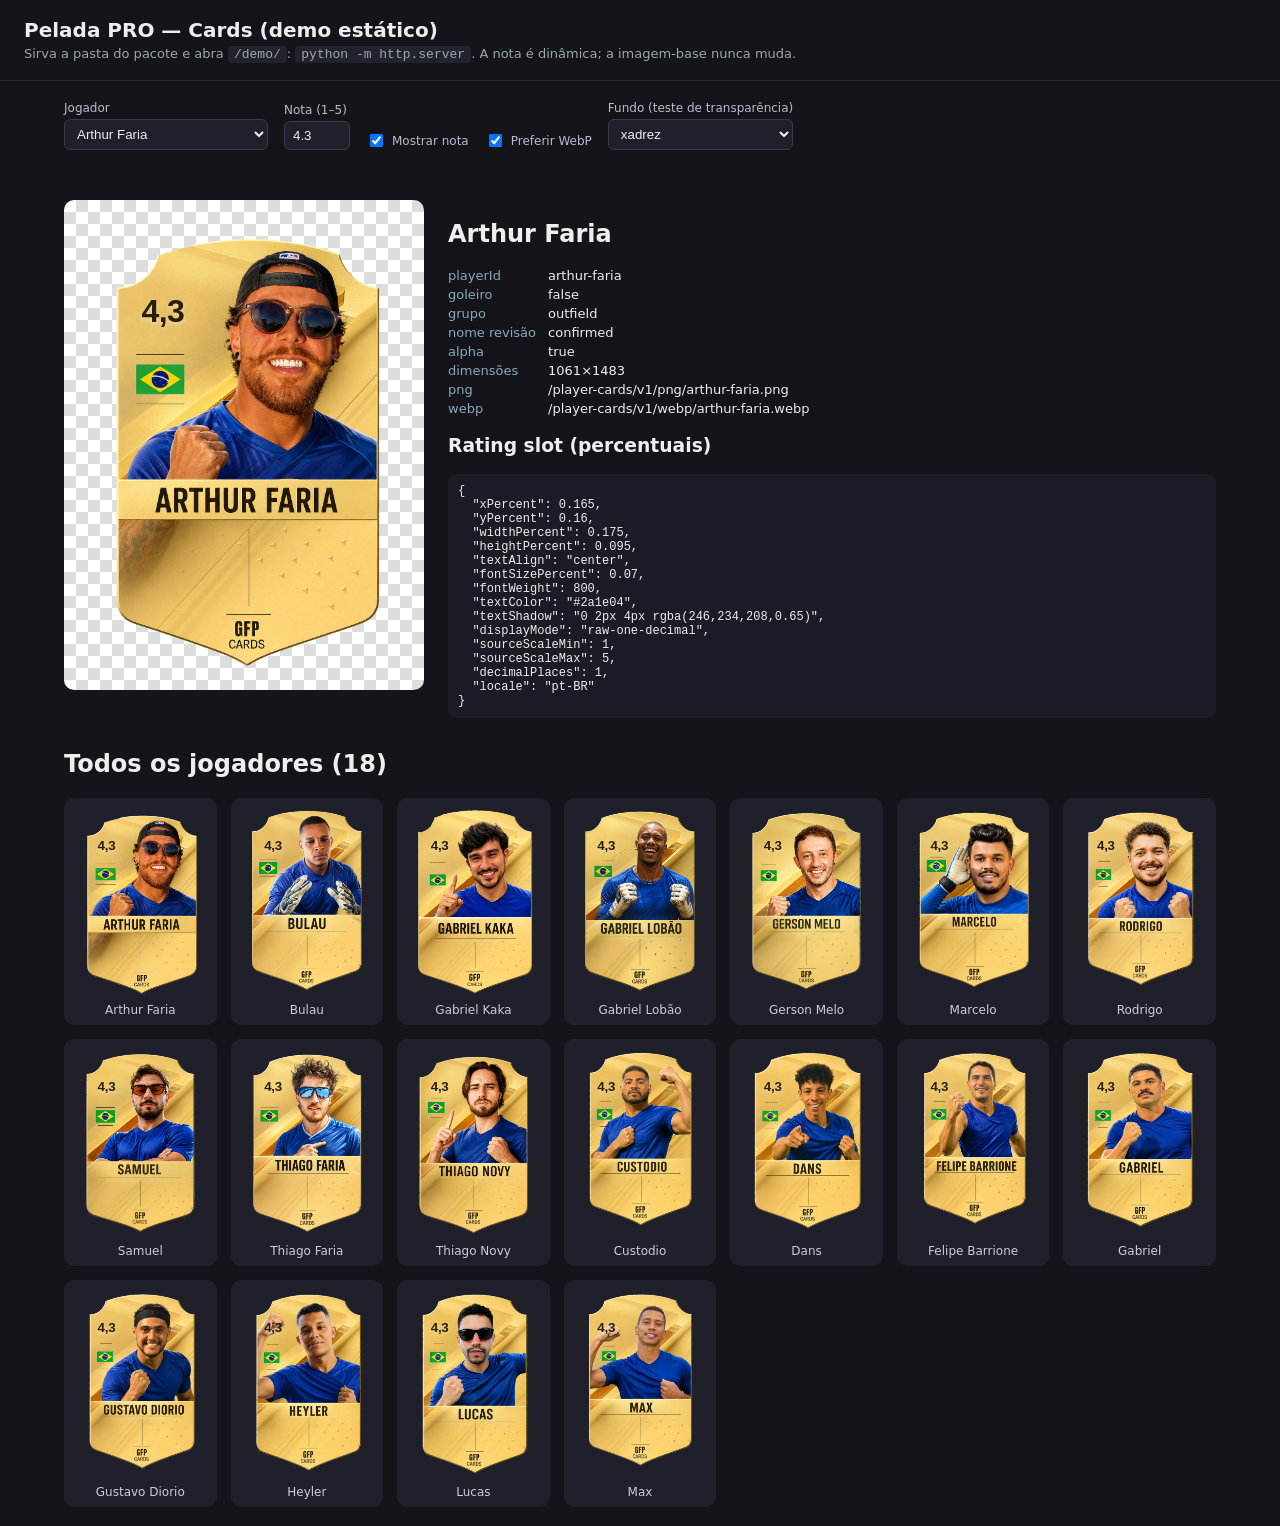
<file: Fotos jogadores/1.0.0-rc.1/demo/index.html>
<!doctype html>
<html lang="pt-BR">
<head>
  <meta charset="utf-8" />
  <meta name="viewport" content="width=device-width, initial-scale=1" />
  <title>Pelada PRO — Demo de Cards (handoff 1.0.0-rc.1)</title>
  <link rel="stylesheet" href="../adapters/vanilla/player-card.css" />
  <link rel="stylesheet" href="demo.css" />
</head>
<body>
  <header>
    <h1>Pelada PRO — Cards (demo estático)</h1>
    <p class="hint">Sirva a pasta do pacote e abra <code>/demo/</code>:
      <code>python -m http.server</code>. A nota é dinâmica; a imagem-base nunca muda.</p>
  </header>

  <main>
    <section class="controls" aria-label="Controles">
      <label>Jogador
        <select id="player"></select>
      </label>
      <label>Nota (1–5)
        <input id="rating" type="number" min="1" max="5" step="0.1" value="4.3" />
      </label>
      <label class="chk"><input id="show" type="checkbox" checked /> Mostrar nota</label>
      <label class="chk"><input id="webp" type="checkbox" checked /> Preferir WebP</label>
      <label>Fundo (teste de transparência)
        <select id="bg">
          <option value="checker">xadrez</option>
          <option value="#ffffff">branco</option>
          <option value="#101010">preto</option>
          <option value="#808080">cinza</option>
          <option value="#1e8c3c">verde</option>
        </select>
      </label>
      <p id="err" class="err" role="alert"></p>
    </section>

    <section class="stage">
      <div id="card-host" class="host"></div>
      <aside class="meta">
        <h2 id="meta-name"></h2>
        <dl id="meta"></dl>
        <h3>Rating slot (percentuais)</h3>
        <pre id="slot"></pre>
      </aside>
    </section>

    <section>
      <h2>Todos os jogadores (<span id="count">0</span>)</h2>
      <div id="grid" class="grid"></div>
    </section>
  </main>

  <script type="module" src="demo.js"></script>
</body>
</html>
</file>
<file: Fotos jogadores/1.0.0-rc.1/adapters/vanilla/player-card.css>
/* Card Pelada PRO — adapter vanilla. Responsivo; nota posicionada por % do card. */
.ppro-card {
  position: relative;
  display: block;
  margin: 0;
  width: 100%;
  max-width: 420px;
  line-height: 0;
  user-select: none;
}
.ppro-card:focus-visible {
  outline: 3px solid #2b6cff;
  outline-offset: 3px;
  border-radius: 8px;
}
.ppro-card__img {
  display: block;
  width: 100%;
  height: 100%;
  object-fit: contain;
  /* transparência real: nenhum fundo aplicado */
}
.ppro-card__rating {
  position: absolute;
  display: flex;
  align-items: center;
  line-height: 1;
  font-family: "Arial Narrow", "Roboto Condensed", "Oswald", Arial, sans-serif;
  font-weight: 800;
  color: #2a1e04;
  text-shadow: 0 2px 4px rgba(246, 234, 208, 0.65);
  letter-spacing: -0.02em;
  pointer-events: none;
  white-space: nowrap;
}
.ppro-card__rating[hidden] { display: none; }
</file>
<file: Fotos jogadores/1.0.0-rc.1/demo/demo.css>
* { box-sizing: border-box; }
body { font-family: system-ui, Arial, sans-serif; margin: 0; background: #14141a; color: #eee; }
header { padding: 18px 24px; border-bottom: 1px solid #2a2a35; }
h1 { margin: 0 0 4px; font-size: 20px; }
.hint { color: #9aa; margin: 0; font-size: 13px; }
code { background: #23232e; padding: 1px 6px; border-radius: 4px; }
main { padding: 20px 24px; max-width: 1200px; margin: 0 auto; }
.controls { display: flex; gap: 16px; flex-wrap: wrap; align-items: end; margin-bottom: 18px; }
.controls label { display: flex; flex-direction: column; font-size: 12px; color: #bbc; gap: 4px; }
.controls .chk { flex-direction: row; align-items: center; gap: 6px; }
select, input { background: #20202b; color: #eee; border: 1px solid #3a3a48; border-radius: 6px; padding: 6px 8px; }
.err { color: #ff8080; width: 100%; margin: 0; min-height: 16px; }
.stage { display: flex; gap: 24px; flex-wrap: wrap; align-items: flex-start; }
.host { padding: 16px; border-radius: 10px; width: 360px; max-width: 90vw; }
.meta { flex: 1; min-width: 260px; }
.meta dl { display: grid; grid-template-columns: max-content 1fr; gap: 4px 12px; font-size: 13px; }
.meta dt { color: #8ab; } .meta dd { margin: 0; word-break: break-all; }
pre { background: #1c1c26; padding: 10px; border-radius: 8px; font-size: 12px; overflow: auto; }
.grid { display: grid; grid-template-columns: repeat(auto-fill, minmax(150px, 1fr)); gap: 14px; margin-top: 12px; }
.cell { background: #20202b; border-radius: 10px; padding: 8px; text-align: center; }
.cell span { display: block; margin-top: 6px; font-size: 12px; color: #ccd; }
</file>
